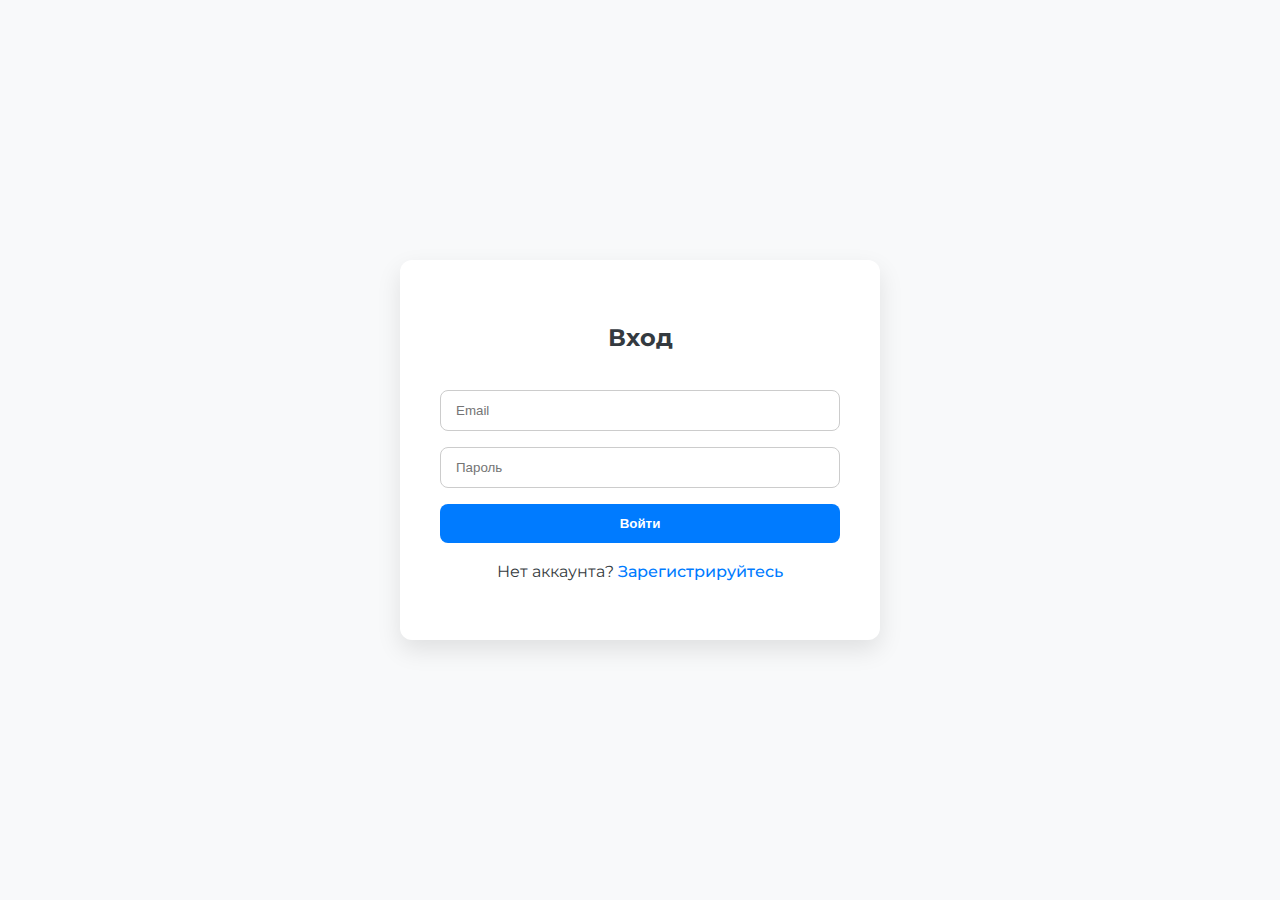
<file: public/index.html>
<!DOCTYPE html>
<html lang="ru">
<head>
    <meta charset="UTF-8">
    <meta name="viewport" content="width=device-width, initial-scale=1.0">
    <title>Вход и Регистрация</title>
    <link rel="stylesheet" href="/public/styles.css">
    <link href="https://fonts.googleapis.com/css2?family=Montserrat:wght@400;500;700&display=swap" rel="stylesheet">
</head>
<body>
    <div class="auth-container">
        <div class="auth-form-container">
            <div id="login-form">
                <h2>Вход</h2>
                <form onsubmit="login(event)">
                    <input type="email" id="login-email" placeholder="Email" required>
                    <input type="password" id="login-password" placeholder="Пароль" required>
                    <button type="submit">Войти</button>
                </form>
                <p>Нет аккаунта? <a href="#" onclick="toggleForms()">Зарегистрируйтесь</a></p>
            </div>
            <div id="register-form" class="hidden">
                <h2>Регистрация</h2>
                <form onsubmit="register(event)">
                    <input type="email" id="register-email" placeholder="Email" required>
                    <input type="password" id="register-password" placeholder="Пароль" required>
                    <button type="submit">Создать аккаунт</button>
                </form>
                <p>Уже есть аккаунт? <a href="#" onclick="toggleForms()">Войдите</a></p>
            </div>
        </div>
    </div>
    <script src="/public/script.js"></script>
</body>
</html>
</file>
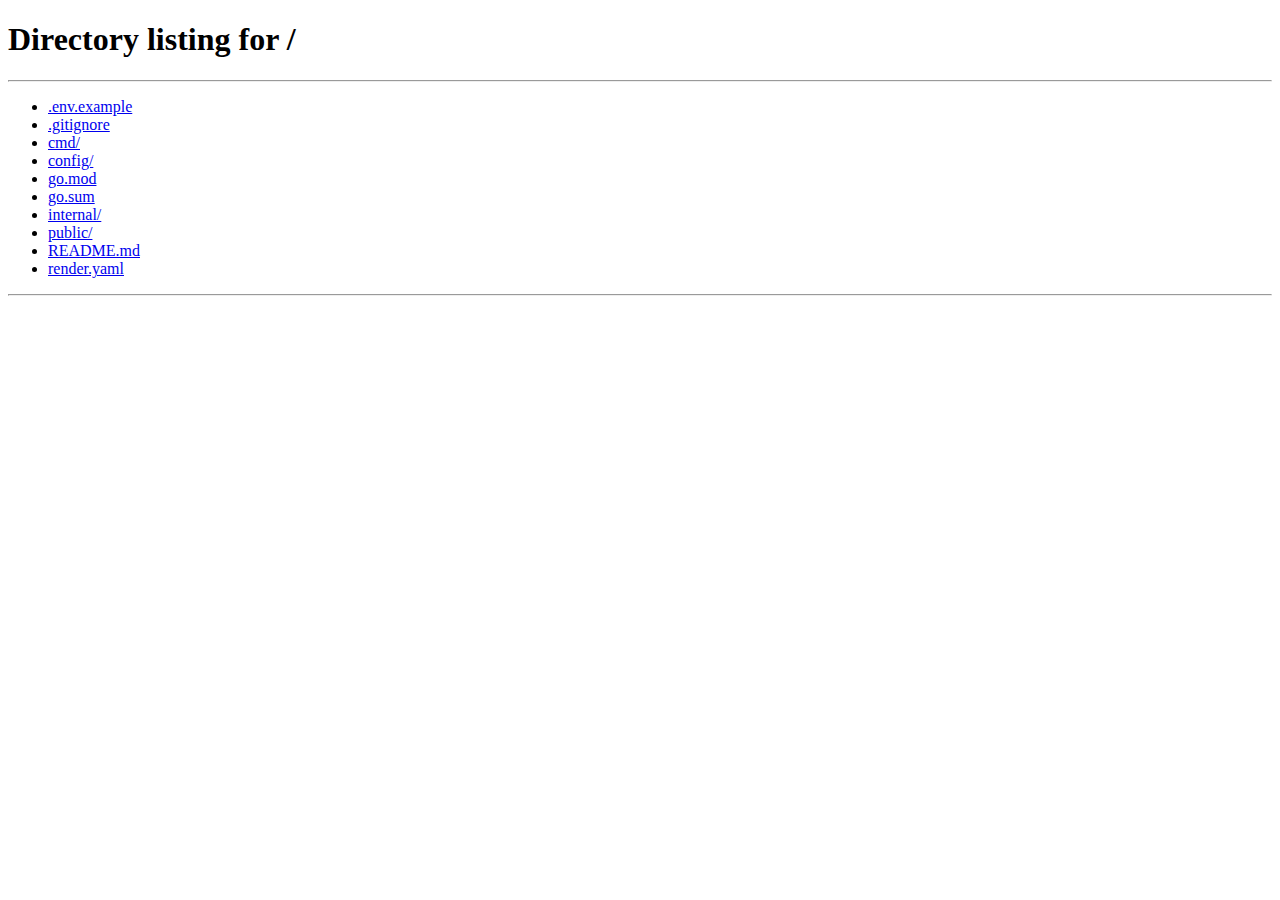
<file: public/cards.html>
<!DOCTYPE html>
<html lang="ru">
<head>
    <meta charset="UTF-8">
    <meta name="viewport" content="width=device-width, initial-scale=1.0">
    <title>Мои Карточки</title>
    <link rel="stylesheet" href="/public/styles.css">
    <link href="https://fonts.googleapis.com/css2?family=Montserrat:wght@400;500;700&display=swap" rel="stylesheet">
</head>
<body>
    <nav class="navbar">
        <div class="nav-container">
            <a href="/cards.html" class="nav-logo">FlashCards</a>
            <div>
                <a href="/review" class="nav-item">Повторение</a>
                <a href="#" onclick="logout()" class="nav-item">Выйти</a>
            </div>
        </div>
    </nav>

    <div class="container">
        <button id="add-card-btn">Добавить новую карточку</button>
        <div id="cards-container"></div>
    </div>

    <div id="card-modal" class="modal hidden">
        <div class="modal-content">
            <span class="close-btn">&times;</span>
            <h2 id="modal-title">Новая карточка</h2>
            <form id="card-form">
                <input type="hidden" id="card-id">
                <input type="text" id="card-word" placeholder="Слово или фраза" required>
                <input type="text" id="card-meaning" placeholder="Значение" required>
                <textarea id="card-example" placeholder="Пример использования"></textarea>
                <button type="submit">Сохранить</button>
            </form>
        </div>
    </div>

    <script src="/public/script.js"></script>
    <script>
        document.addEventListener('DOMContentLoaded', () => {
            if (!localStorage.getItem('token')) {
                window.location.href = '/';
            } else {
                loadCards();
            }
        });
    </script>
</body>
</html>
</file>
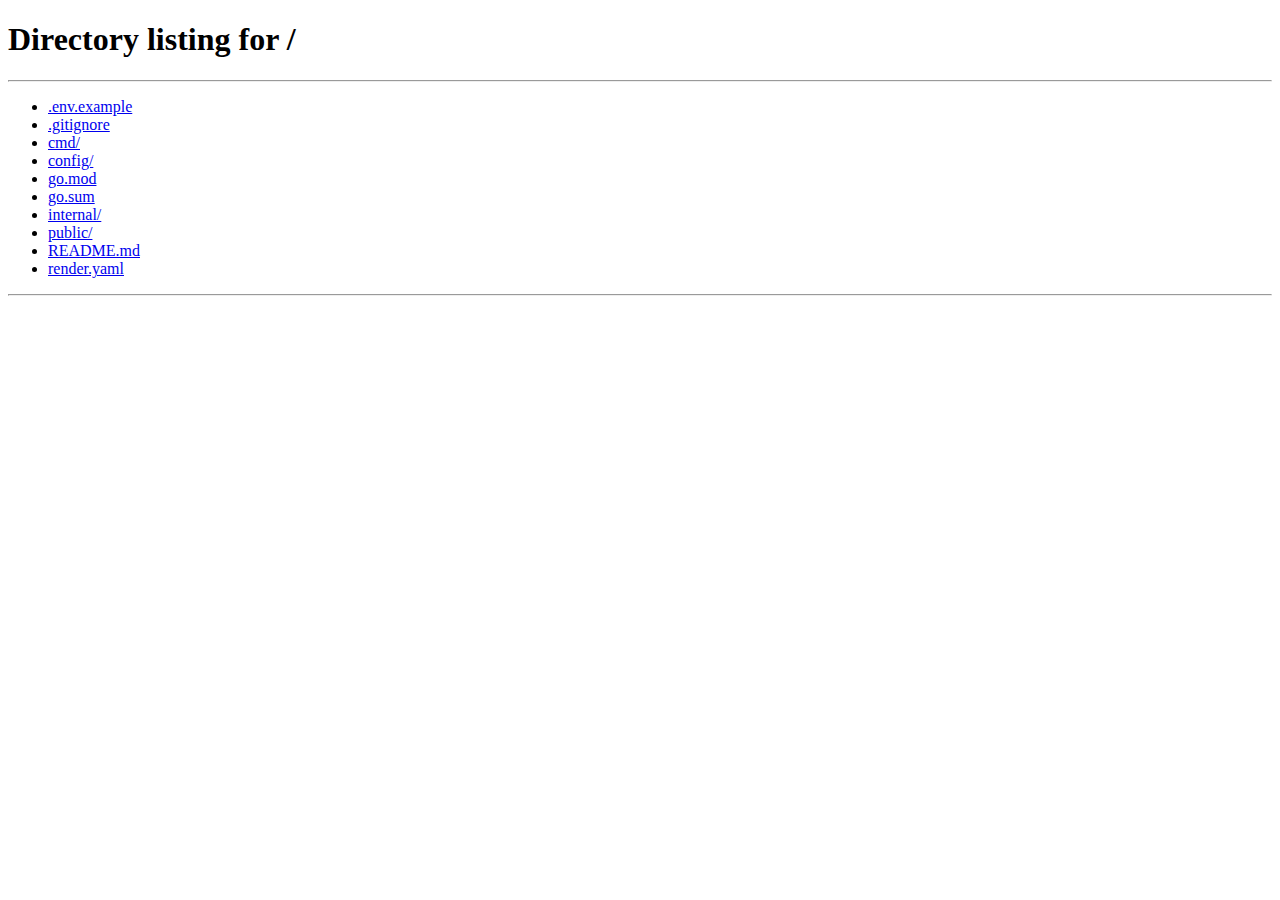
<file: public/review.html>
<!DOCTYPE html>
<html lang="en">
<head>
    <meta charset="UTF-8">
    <meta name="viewport" content="width=device-width, initial-scale=1.0">
    <title>Review Flashcards</title>
    <link rel="stylesheet" href="/public/styles.css">
</head>
<body>
    <div id="review-section">
        <h2>Review Flashcards</h2>
        <a href="/">Back to Home</a>
        <button onclick="logout()">Logout</button>
        <h3>Sort Flashcards</h3>
        <form id="sort-form">
            <label for="sort-by">Sort by:</label>
            <select id="sort-by">
                <option value="word">Word</option>
                <option value="next_review">Next Review</option>
                <option value="repetitions">Repetitions</option>
                <option value="ef">Easiness Factor</option>
            </select>
            <label for="sort-order">Order:</label>
            <select id="sort-order">
                <option value="asc">Ascending</option>
                <option value="desc">Descending</option>
            </select>
            <button type="submit">Apply Sort</button>
        </form>
        <h3>Due Flashcards</h3>
        <p id="no-due-message" style="display: none;">No flashcards due for review. Try again tomorrow or add new cards!</p>
        <div id="due-flashcards"></div>
    </div>
    <script defer src="/public/review.js"></script>
</body>
</html>
</file>
<file: public/styles.css>
:root {
    --primary-color: #007bff;
    --primary-hover: #0056b3;
    --background-color: #f8f9fa;
    --surface-color: #ffffff;
    --text-color: #343a40;
    --border-radius: 12px;
    --box-shadow: 0 10px 25px rgba(0, 0, 0, 0.1);
}

body {
    font-family: 'Montserrat', sans-serif;
    background-color: var(--background-color);
    color: var(--text-color);
    margin: 0;
    line-height: 1.6;
}

.container {
    max-width: 900px;
    margin: 2rem auto;
    padding: 0 2rem;
}

/* --- Стили для страницы входа --- */
.auth-container {
    display: flex;
    justify-content: center;
    align-items: center;
    height: 100vh;
}

.auth-form-container {
    background: var(--surface-color);
    padding: 2.5rem;
    border-radius: var(--border-radius);
    box-shadow: var(--box-shadow);
    width: 100%;
    max-width: 400px;
    transition: all 0.3s ease-in-out;
}

.auth-form-container h2 {
    text-align: center;
    margin-bottom: 2rem;
    color: var(--text-color);
}

.auth-form-container input {
    width: 100%;
    padding: 12px 15px;
    margin-bottom: 1rem;
    border: 1px solid #ccc;
    border-radius: 8px;
    box-sizing: border-box;
    transition: border-color 0.3s;
}

.auth-form-container input:focus {
    outline: none;
    border-color: var(--primary-color);
}

.auth-form-container button {
    width: 100%;
    padding: 12px;
    border: none;
    border-radius: 8px;
    background-color: var(--primary-color);
    color: white;
    font-weight: 700;
    cursor: pointer;
    transition: background-color 0.3s;
}

.auth-form-container button:hover {
    background-color: var(--primary-hover);
}

.auth-form-container p {
    text-align: center;
    margin-top: 1rem;
}

.auth-form-container a {
    color: var(--primary-color);
    text-decoration: none;
    font-weight: 500;
}

/* --- Навигация --- */
.navbar {
    background: var(--surface-color);
    box-shadow: 0 2px 10px rgba(0, 0, 0, 0.05);
    padding: 1rem 0;
}

.nav-container {
    max-width: 900px;
    margin: 0 auto;
    padding: 0 2rem;
    display: flex;
    justify-content: space-between;
    align-items: center;
}

.nav-logo {
    font-size: 1.5rem;
    font-weight: 700;
    color: var(--primary-color);
    text-decoration: none;
}

.nav-item {
    color: var(--text-color);
    text-decoration: none;
    margin-left: 1.5rem;
    font-weight: 500;
    transition: color 0.3s;
}

.nav-item:hover {
    color: var(--primary-color);
}


/* --- Стили для карточек --- */
#add-card-btn {
    background-color: var(--primary-color);
    color: white;
    border: none;
    padding: 12px 25px;
    border-radius: 8px;
    font-weight: 700;
    cursor: pointer;
    transition: background-color 0.3s;
    display: block;
    margin-bottom: 2rem;
}

#add-card-btn:hover {
    background-color: var(--primary-hover);
}

#cards-container {
    display: grid;
    grid-template-columns: repeat(auto-fill, minmax(280px, 1fr));
    gap: 1.5rem;
}

.card {
    background: var(--surface-color);
    border-radius: var(--border-radius);
    padding: 1.5rem;
    box-shadow: var(--box-shadow);
    transition: transform 0.3s, box-shadow 0.3s;
    display: flex;
    flex-direction: column;
    justify-content: space-between;
}

.card:hover {
    transform: translateY(-5px);
    box-shadow: 0 15px 30px rgba(0, 0, 0, 0.15);
}

.card h3 {
    margin-top: 0;
}

.card .card-actions {
    display: flex;
    justify-content: flex-end;
    gap: 0.5rem;
    margin-top: 1rem;
}

.card .card-actions button {
    background: none;
    border: 1px solid;
    padding: 5px 10px;
    border-radius: 5px;
    cursor: pointer;
    font-size: 0.8rem;
    transition: all 0.3s;
}

.edit-btn {
    color: #ffc107;
    border-color: #ffc107;
}
.edit-btn:hover {
    background: #ffc107;
    color: white;
}
.delete-btn {
    color: #dc3545;
    border-color: #dc3545;
}
.delete-btn:hover {
    background: #dc3545;
    color: white;
}

/* --- Модальное окно --- */
.modal {
    position: fixed;
    z-index: 100;
    left: 0;
    top: 0;
    width: 100%;
    height: 100%;
    overflow: auto;
    background-color: rgba(0,0,0,0.5);
    display: flex;
    justify-content: center;
    align-items: center;
    animation: fadeIn 0.3s;
}

.modal-content {
    background-color: #fefefe;
    margin: auto;
    padding: 2rem;
    border-radius: var(--border-radius);
    width: 90%;
    max-width: 500px;
    animation: slideIn 0.3s;
}

.close-btn {
    color: #aaa;
    float: right;
    font-size: 28px;
    font-weight: bold;
    cursor: pointer;
}

#card-form input, #card-form textarea {
    width: 100%;
    padding: 12px;
    margin-bottom: 1rem;
    border-radius: 8px;
    border: 1px solid #ccc;
    box-sizing: border-box;
}
#card-form textarea {
    resize: vertical;
    min-height: 100px;
}
#card-form button {
    width: 100%;
    padding: 12px;
    background-color: var(--primary-color);
    color: white;
    border: none;
    border-radius: 8px;
    cursor: pointer;
}

/* --- Стили для страницы повторения --- */
.flashcard-container {
    perspective: 1000px;
    width: 100%;
    max-width: 500px;
    margin: 2rem auto;
}

.flashcard {
    width: 100%;
    height: 300px;
    cursor: pointer;
}

.flashcard-inner {
    position: relative;
    width: 100%;
    height: 100%;
    transition: transform 0.8s;
    transform-style: preserve-3d;
}


.flashcard.flipped .flashcard-inner {
    transform: rotateY(180deg);
}

.flashcard-front,
.flashcard-back {
    position: absolute;
    width: 100%;
    height: 100%;
    -webkit-backface-visibility: hidden; /* Для Safari */
    backface-visibility: hidden;
    display: flex;
    justify-content: center;
    align-items: center;
    font-size: 2rem;
    padding: 2rem;
    box-sizing: border-box;
    border-radius: var(--border-radius);
    box-shadow: var(--box-shadow);
    background: var(--surface-color);
}

.flashcard-back {
    /* Эта трансформация заранее "отворачивает" заднюю сторону */
    transform: rotateY(180deg);
    flex-direction: column;
}

.flashcard-back p {
    font-weight: 700;
    margin: 0;
}

.flashcard-back em {
    font-size: 1.2rem;
    color: #6c757d;
    margin-top: 1rem;
}

#quality-buttons {
    text-align: center;
    margin-top: 2rem;
}
.quality-btn {
    border: none;
    color: white;
    padding: 15px 30px;
    margin: 0.5rem;
    border-radius: 8px;
    cursor: pointer;
    font-size: 1rem;
    font-weight: 700;
    transition: transform 0.2s, box-shadow 0.2s;
}
.quality-btn:hover {
    transform: translateY(-3px);
    box-shadow: 0 8px 15px rgba(0, 0, 0, 0.2);
}

.quality-btn[data-quality="2"] { background: linear-gradient(135deg, #ff9a9e 0%, #fad0c4 99%, #fad0c4 100%); }
.quality-btn[data-quality="3"] { background: linear-gradient(135deg, #a1c4fd 0%, #c2e9fb 100%); }
.quality-btn[data-quality="4"] { background: linear-gradient(135deg, #84fab0 0%, #8fd3f4 100%); }
.quality-btn[data-quality="5"] { background: linear-gradient(to top, #fff1eb 0%, #ace0f9 100%); }

#no-cards-message {
    text-align: center;
    padding: 3rem;
    background: var(--surface-color);
    border-radius: var(--border-radius);
    box-shadow: var(--box-shadow);
}
#no-cards-message a {
    color: var(--primary-color);
    font-weight: 700;
}

/* --- Вспомогательные классы и анимации --- */
.hidden {
    display: none !important;
}

@keyframes fadeIn {
    from { opacity: 0; }
    to { opacity: 1; }
}

@keyframes slideIn {
    from { transform: translateY(-50px); opacity: 0; }
    to { transform: translateY(0); opacity: 1; }
}

/* --- Стили для сортировки --- */
.sort-container {
    background-color: var(--surface-color);
    padding: 1rem;
    border-radius: var(--border-radius);
    margin-bottom: 2rem;
    display: flex;
    align-items: center;
    gap: 1rem;
    box-shadow: 0 4px 15px rgba(0, 0, 0, 0.05);
}

.sort-container label {
    font-weight: 500;
}

.sort-container select {
    padding: 8px 12px;
    border-radius: 8px;
    border: 1px solid #ccc;
}

/* --- Обновленные стили для кнопок качества --- */
#quality-buttons {
    display: flex;
    flex-wrap: wrap;
    justify-content: center;
    gap: 1rem;
    text-align: center;
    margin-top: 2rem;
}
#quality-buttons p {
    width: 100%;
    margin-bottom: 0.5rem;
}
.quality-btn {
    flex-grow: 1;
}

/* Градиенты для 5 кнопок */
.quality-btn[data-quality="0"] { background: linear-gradient(135deg, #ff8c8c 0%, #ffafaf 100%); }
.quality-btn[data-quality="2"] { background: linear-gradient(135deg, #ffc88c 0%, #ffe1af 100%); }
.quality-btn[data-quality="3"] { background: linear-gradient(135deg, #a1c4fd 0%, #c2e9fb 100%); }
.quality-btn[data-quality="4"] { background: linear-gradient(135deg, #84fab0 0%, #8fd3f4 100%); }
.quality-btn[data-quality="5"] { background: linear-gradient(135deg, #d4a1fd 0%, #e5c2fb 100%); }

.controls-container {
    display: flex;
    justify-content: space-between;
    align-items: center;
    flex-wrap: wrap;
    gap: 1rem;
    background-color: var(--surface-color);
    padding: 1rem;
    border-radius: var(--border-radius);
    margin-bottom: 2rem;
    box-shadow: 0 4px 15px rgba(0, 0, 0, 0.05);
}

.sort-container, .filter-container {
    display: flex;
    align-items: center;
    gap: 0.5rem;
}

.filter-container input {
    padding: 8px 12px;
    border-radius: 8px;
    border: 1px solid #ccc;
}

.filter-container button {
    padding: 8px 12px;
    border-radius: 8px;
    border: 1px solid #ccc;
    background-color: #f8f9fa;
    cursor: pointer;
}

/* --- Прогресс-бар --- */
.progress-bar-container {
    width: 100%;
    background-color: #e9ecef;
    border-radius: 8px;
    margin-top: 1rem;
    height: 10px;
}

.progress-bar {
    height: 10px;
    width: 0; 
    background-color: var(--primary-color);
    border-radius: 8px;
    transition: width 0.4s ease-in-out;
}

/* --- Теги --- */
.tags-container {
    margin-top: 1rem;
    display: flex;
    flex-wrap: wrap;
    gap: 0.5rem;
}

.tag-item {
    background-color: #e2e3e5;
    color: #495057;
    padding: 0.2rem 0.6rem;
    border-radius: 12px;
    font-size: 0.75rem;
    font-weight: 500;
}

#card-tags {
    width: 100%;
    padding: 12px;
    margin-bottom: 1rem;
    border-radius: 8px;
    border: 1px solid #ccc;
    box-sizing: border-box;
}
</file>
